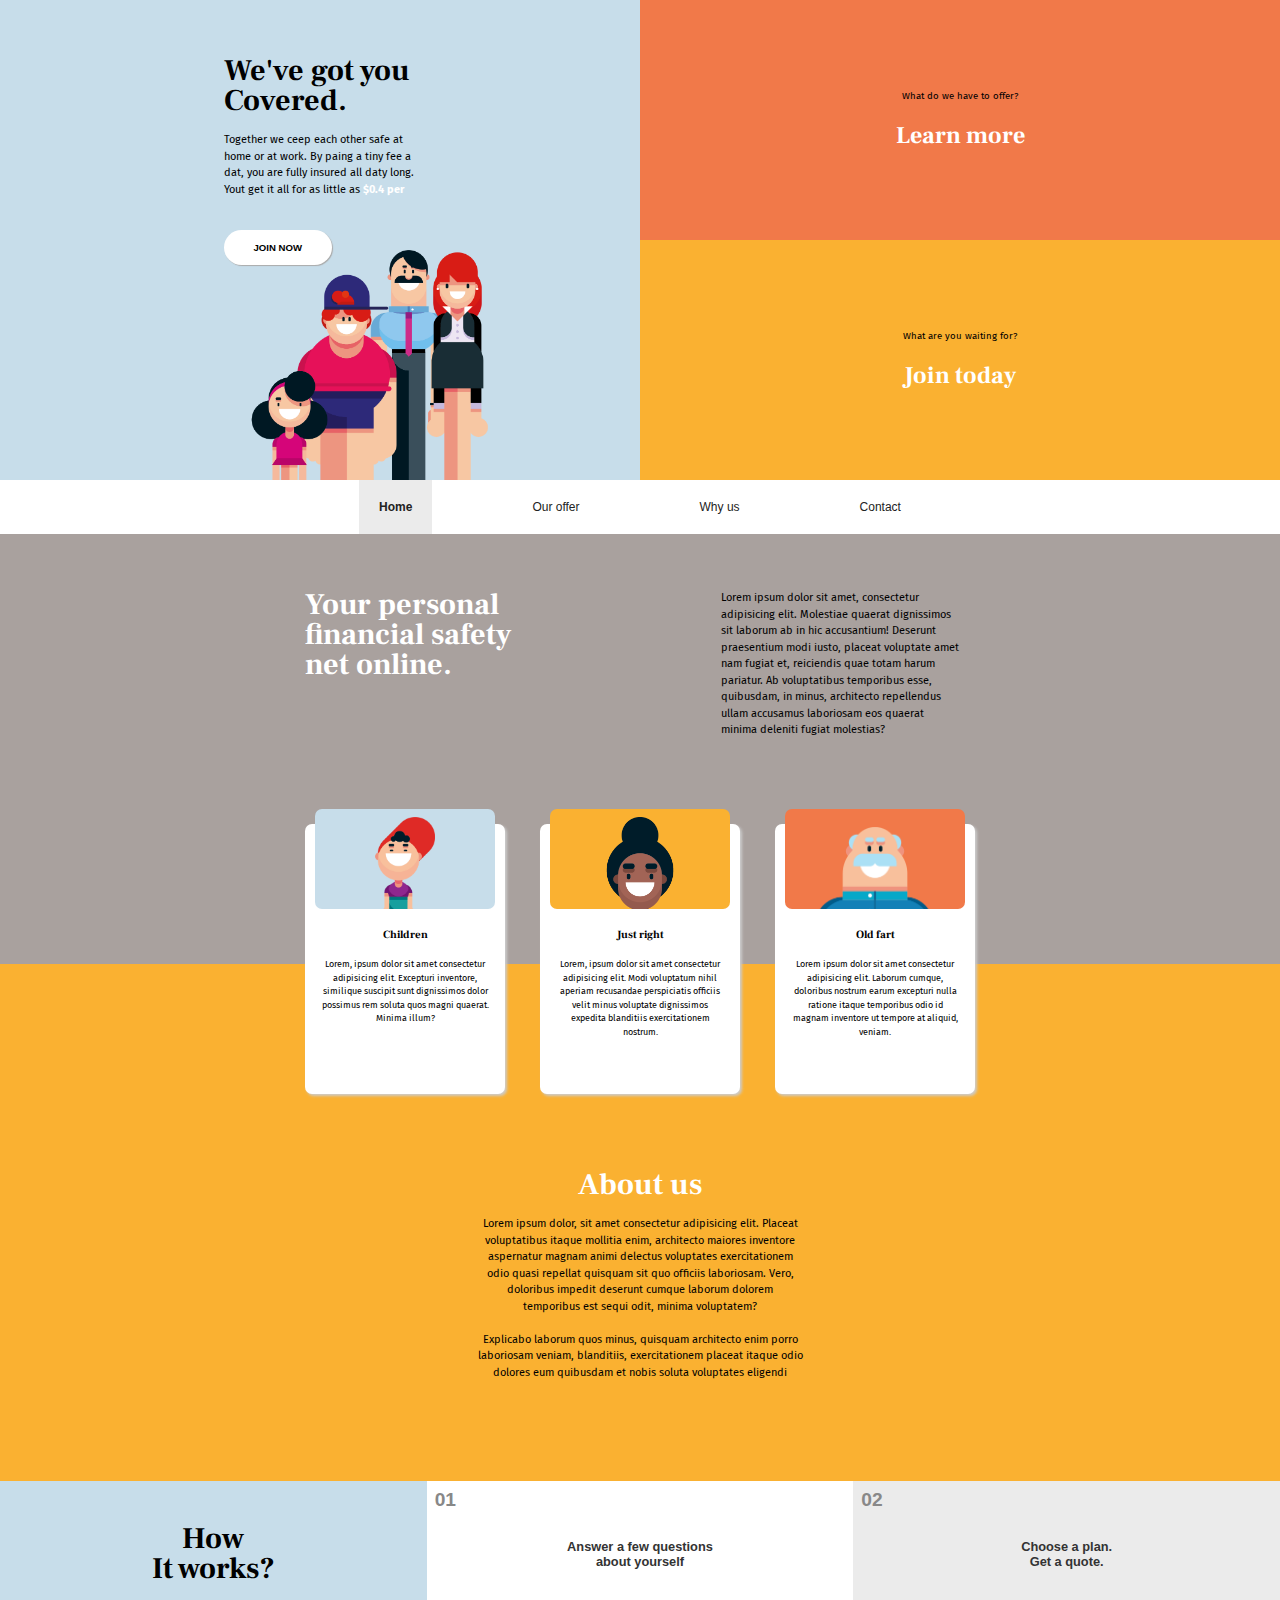
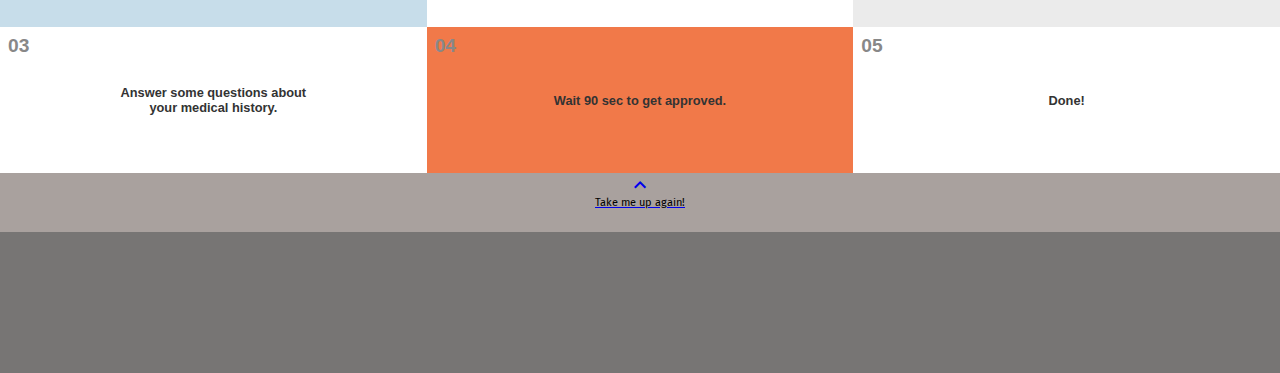
<file: index.html>
<!DOCTYPE html>
<html lang="en">
<head>
    <meta charset="UTF-8">
    <meta name="viewport" content="width=device-width, initial-scale=1.0">
    <title>Insurance Project</title>
    <link rel="stylesheet" href="https://fonts.googleapis.com/css2?family=Material+Symbols+Outlined:opsz,wght,FILL,GRAD@20..48,100..700,0..1,-50..200" />
    <link rel="preconnect" href="https://fonts.googleapis.com">
<link rel="preconnect" href="https://fonts.gstatic.com" crossorigin>
<link href="https://fonts.googleapis.com/css2?family=Fira+Sans&family=Frank+Ruhl+Libre:wght@800&display=swap" rel="stylesheet">
    <link rel="stylesheet" href="index.css">
</head>
<body>
    <header id="header">
        <div class="covered-container bg-blueish">
            <div class="covered-inner">
                <h1>We've got you<br> Covered.</h1>
                <p>
                    Together we ceep each other safe at home or at work. By paing a tiny fee a dat, you are fully insured all daty long. Yout get it all for as little as <span class="price">$0.4 per</span>
                </p>
                <button>JOIN NOW</button>
                <img src="img/family.png" alt="Family">
            </div>
        </div>
        <div class="box-squared box-offer bg-orangeish">
            <p>What do we have to offer?</p>
            <h2>Learn more</h2>
        </div>
        <div class="box-squared box-waiting bg-yellowish">
            <p>What are you waiting for?</p>
            <h2>Join today</h2>
        </div>
        <nav class="header-nav">
            <a href="#" class="target">Home</a>
            <a href="#">Our offer</a>
            <a href="#">Why us</a>
            <a href="contact.html">Contact</a>
        </nav>
    </header>

    <main>

        <section class="your-personal bg-brownish">
            <div class="your-personal-info">
                <h1>
                    Your personal<br> financial safety<br> net online.
                    <button style="display: none;">JOIN NOW</button>
                </h1>
                <div class="your-p">
                    <p>
                        Lorem ipsum dolor sit amet, consectetur adipisicing elit. Molestiae quaerat dignissimos sit laborum ab in hic accusantium! Deserunt praesentium modi iusto, placeat voluptate amet nam fugiat et, reiciendis quae totam harum pariatur. Ab voluptatibus temporibus esse, quibusdam, in minus, architecto repellendus ullam accusamus laboriosam eos quaerat minima deleniti fugiat molestias?
                    </p>
                </div>
            </div>

            <div class="card-collection">
                <div class="card">
                    <div class="img-box bg-blueish">
                        <img src="img/child.png" alt="">
                    </div>
                    <h3>Children</h3>
                    <p>Lorem, ipsum dolor sit amet consectetur adipisicing elit. Excepturi inventore, similique suscipit sunt dignissimos dolor possimus rem soluta quos magni quaerat. Minima illum?</p>
                </div>

                <div class="card">
                    <div class="img-box bg-yellowish">
                        <img class="woman" src="img/adult.png" alt="">
                    </div>
                    <h3>Just right</h3>
                    <p>Lorem, ipsum dolor sit amet consectetur adipisicing elit. Modi voluptatum nihil aperiam recusandae perspiciatis officiis velit minus voluptate dignissimos expedita blanditiis exercitationem nostrum.</p>
                </div>
                <div class="card">
                    <div class="img-box bg-orangeish">
                        <img class="old-man" src="img/old.png" alt="">
                    </div>
                    <h3>Old fart</h3>
                    <p>Lorem ipsum dolor sit amet consectetur adipisicing elit. Laborum cumque, doloribus nostrum earum excepturi nulla ratione itaque temporibus odio id magnam inventore ut tempore at aliquid, veniam.</p>
                </div>
            </div>
        </section>

        <section class="about-us-container bg-yellowish">
            <div class="about-us-inner">
                <h1>About us</h1>
                <p>
                    Lorem ipsum dolor, sit amet consectetur adipisicing elit. Placeat voluptatibus itaque mollitia enim, architecto maiores inventore aspernatur magnam animi delectus voluptates exercitationem odio quasi repellat quisquam sit quo officiis laboriosam. Vero, doloribus impedit deserunt cumque laborum dolorem temporibus est sequi odit, minima voluptatem? <br><br>Explicabo laborum quos minus, quisquam architecto enim porro laboriosam veniam, blanditiis, exercitationem placeat itaque odio dolores eum quibusdam et nobis soluta voluptates eligendi 
                </p>
            </div>
        </section>

        <section class="how-it-works">
            <div class="how-box bg-blueish">
                <h1>How<br> It works?</h1>
            </div>
            <div class="how-box">
                <span class="nbr">01</span>
                Answer a few questions<br>about yourself
            </div>
            <div class="how-box bg-lightgray">
                <span class="nbr">02</span>
                Choose a plan.<br>Get a quote.
            </div>
            <div class="how-box">
                <span class="nbr">03</span>
                Answer some questions about<br> your medical history.
            </div>
            <div class="how-box bg-orangeish">
                <span class="nbr">04</span>
                Wait 90 sec to get approved.
            </div>
            <div class="how-box">
                <span class="nbr">05</span>
                Done!
            </div>
        </section>
    </main>

    <footer class="footer bg-grayish">
        <div class="to-top bg-brownish">
            <a href="#header">
                <span class="material-symbols-outlined expand_less">expand_less</span>
                <p class="txt"> Take me up again!</p>
            </a>
        </div>
    </footer>
</body>
</html>
</file>
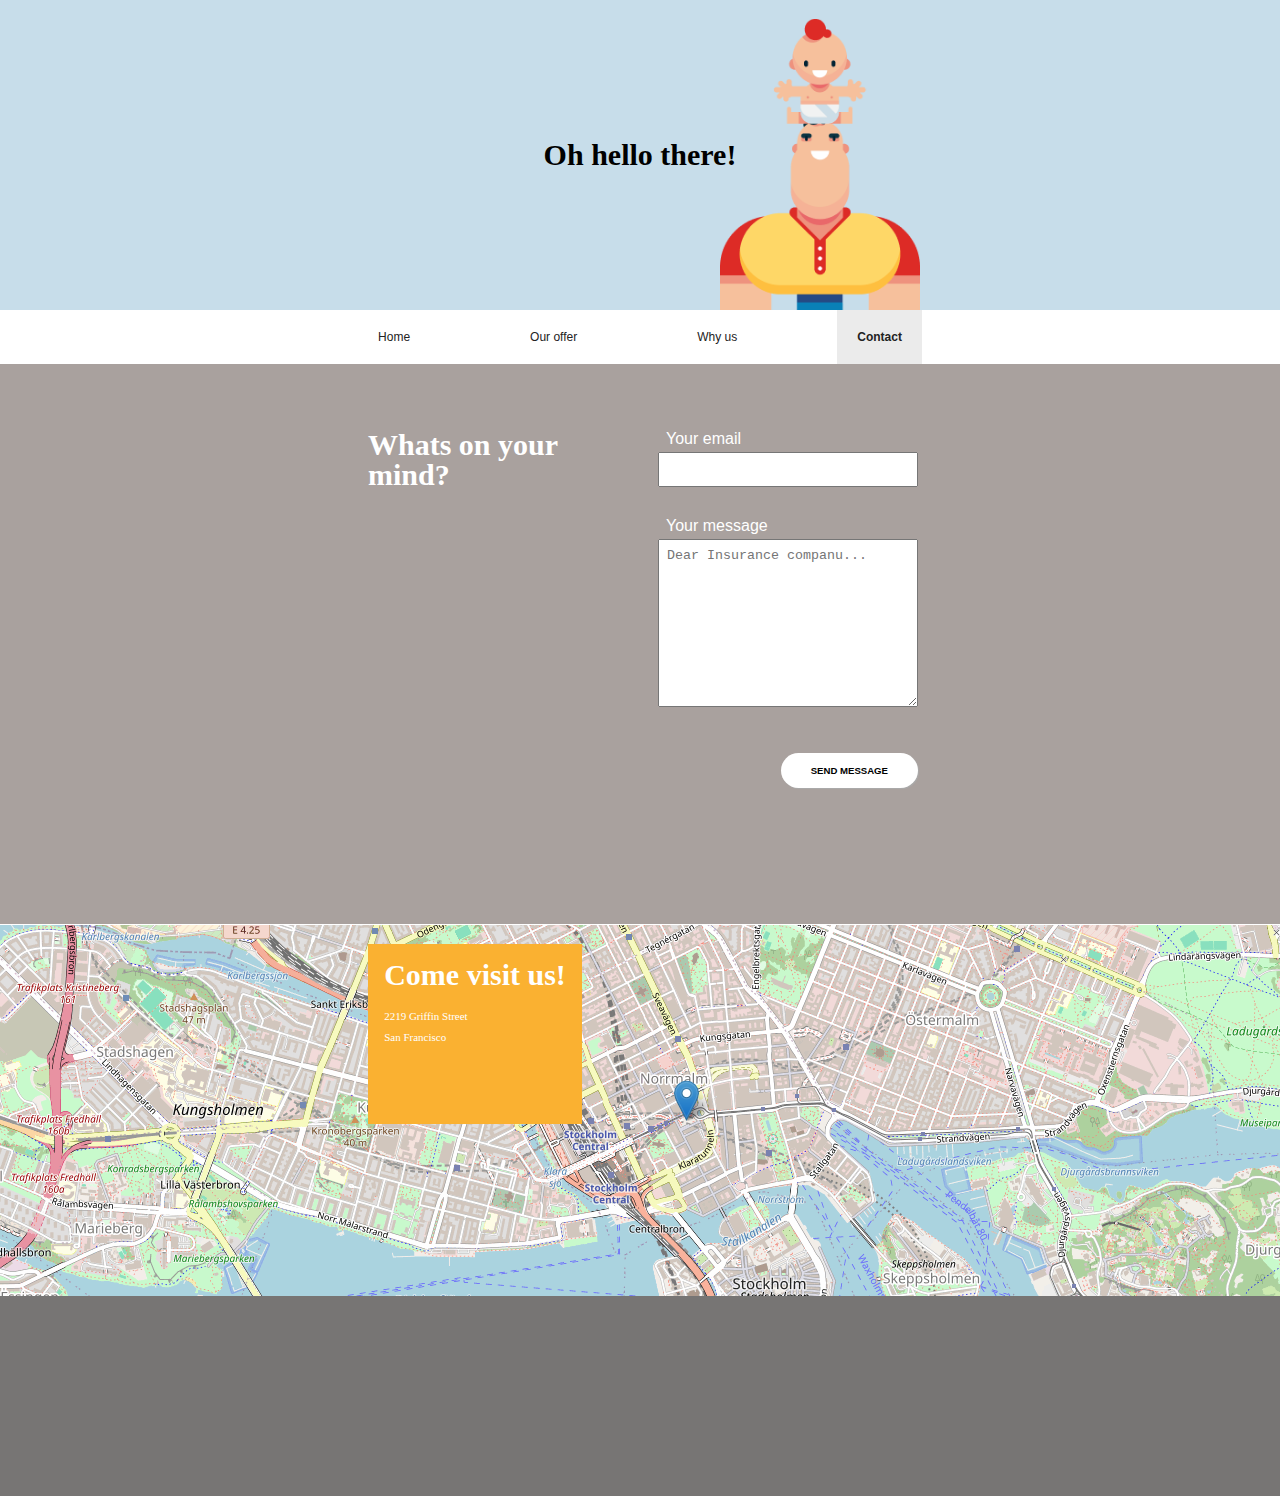
<file: contact.html>
<!DOCTYPE html>
<html lang="en">
<head>
    <meta charset="UTF-8">
    <meta name="viewport" content="width=device-width, initial-scale=1.0">
    <title>Contact</title>
    <link rel="stylesheet" href="index.css">
    <link rel="stylesheet" href="header.css">
</head>
<body>
    <header id="header" class=" contact bg-blueish">
        <div class="header-inner">
            <div class="content">
                <h1>Oh hello there!</h1>
                <img src="img/man-baby.png" alt="Man and baby">
            </div>
        </div>
        <nav class="header-nav">
            <a href="index.html">Home</a>
            <a href="#">Our offer</a>
            <a href="#">Why us</a>
            <a href="#" class="target bg-lightgray">Contact</a>
        </nav>
    </header>
    <main class=" bg-brownish">
        <section class="main-inner">
            <div class="main-header">
                <h1>Whats on your mind?</h1>
            </div>
            
            <div class="form-collection">
                <div class="form-row">
                    <label for="email">Your email</label>
                    <input type="text" id="email" name="email">
                </div>
                <div class="form-row">
                    <label for="message">Your message</label>
                    <textarea name="message" id="message" cols="30" rows="10" placeholder="Dear Insurance companu..."></textarea>
                </div>
                <button>SEND MESSAGE</button>
            </div>
        </section>
        <section class="main-map">
            <div class="box bg-yellowish">
                <h1>Come visit us!</h1>
                <p>
                    2219 Griffin Street
                </p>
                <p>
                    San Francisco
                </p>
            </div>
            <div class="img-container">
                <img src="img/map-stockholm_bw.png" class="our-map" alt="Map">
            </div>
        </section>

    </main>
    <footer class="footer bg-grayish">
    </footer>
    
</body>
</html>
</file>
<file: index.css>
* {
    margin: 0;
    box-sizing: border-box; }
body {

    font-size: 1rem;
    font-family: Verdana, Geneva, Tahoma, sans-serif;
}
#header {
    display: flex;
    flex-direction: column;
        display: none;
}

h1 {
    font-size: 40px;
    margin-top: 0;
    margin-bottom: 0;
    padding: 16px;
    line-height: 40px;
        color: white;
}

h2 {
    margin: 0;
    color: white;
}
h1, h2, h3 {
    font-family: 'Frank Ruhl Libre';

}

p {
    font-family: 'Fira Sans';
    /* margin-top: 50px; */
    padding-top: 0;
    padding: 16px;
    font-size: 75%;
    line-height: 150%;
        color: black;
}


 button {
    margin: 16px;
    padding: 12px 30px;
    background-color: white;
    border: 0;
    border-radius: 22px;
    box-shadow: 1px 1px 1px #aaa;
    font-size: 60%;
    font-weight: bold;
    width: max-content;
}

/*--- nav ---*/
.header-nav {
    display: flex;
    flex-direction: column;
    background-color: #fff;
        display: none;
}


.header-nav a {
    color: #222;
    text-decoration: none;
    padding: 20px;

    width: 50%;
    display: flex;
    justify-content: center;
    align-items: center;
}
nav a.target {
    font-weight: bold;
    background-color: #ebebeb;
}






/*--- header ---*/
#header {
    display: grid;
    grid-template-columns: 100%;
    grid-template-rows: 600px 250px 250px;
     /* display: none */
}



.covered-container {
    padding-top: 50px;
    position: relative;
    display: flex;
    flex-direction: column;
    align-items: center;
    justify-content: flex-end;
}
.covered-inner {
    max-width: 400px;
    display: flex;
    flex-direction: column;
    /* align-items: center; */
    /* background-color: #fff; */
}
.covered-container h1 {
    color: black
}

.covered-container .price {
    color: white;
    font-weight: bold;
}

.covered-container img {
    width: 270px;
    height: fit-content;
    align-self: flex-end;
    margin-right: 8px;
}

.box-squared {
    display: flex;
    flex-direction: column;
    justify-content: center;
    align-items: center;
}
.box-squared p {
    font-size: 60%;
}

#header p {
     margin: 0;
 }




 /*--- main ---*/
main {
    display: grid;
    grid-template-columns: auto;
    grid-template-rows: auto auto;
}

section.how-it-works {
    color: black;
    font-weight: bold;
    display: grid;
    grid-template-columns: auto;
    grid-template-rows: 1fr 1fr 1fr 1fr 1fr 1fr;
    /* background-color: #C7DDEA; */
        /* display: none; */
}

.how-box {
    height: 146px;
    color: #333;
    font-size: 90%;
    text-align: center;
    background-color: #fff;
    display: flex;
    justify-content: center;
    align-items: center;
    position: relative;
}
.how-box h1 {
    color: black;
}


.nbr {
    color: #888;
    font-size: 150%;
    font-weight: bold;
    position: absolute;
    left: 8px;
    top: 8px;
}

/*--- Your personal ---*/
section.your-personal {
    display: flex;
    flex-direction: column;
    align-items: center;
}

section.your-personal .your-personal-info {
    max-width: 400px;
    display: flex;
    flex-direction: column;
    justify-content: center;
}




section.your-personal .card-collection {
    padding: 50px 0;
    display: flex;
    flex-direction: column;
    justify-content: space-between;
    align-items: center;
    gap: 50px;
        /* background-color: #fdd; */
}

section.your-personal .card {
    width: 200px;
    height: 270px;
    display: flex;
    flex-direction: column;
    align-items: center;
    background-color: #fff;
    border-radius: 7px;
    box-shadow: 2px 2px 3px #ccc;
}

section.your-personal .card .img-box {
    width: 90%;
    height: 130px;
    margin-bottom: 18px;
    padding: 8px;
    margin-top: -15px;
    display: flex;
    justify-content: center;
    overflow: hidden;
    border-radius: 7px;
        /* background-color: #aaa; */
}

section.your-personal .card .img-box img {
    width: 80px;
    height: fit-content;
}

section.your-personal .card .img-box img.woman {
    width: 84px;
}


section.your-personal .card .img-box img.old-man {
    width: 120px;
    margin-top: 10px;
}

section.your-personal .card h3 {
    font-size: 13px;
}

section.your-personal .card p {
    font-size: 9px;
    text-align: center;
}


/*--- about us ---*/
.about-us-container  {
    /* height: 475px; */
    padding-block: 10px;
    padding: 30px 0 60px;
    text-align: center;
    display: flex;
    justify-content: center;
}

.about-us-container .about-us-inner {
    max-width: 400px;
}

.about-us-container p {
    padding-top: 0;
    padding-inline: 50px;
}

 /*--- footer ---*/
 footer {
    height: 200px;
        /* display: none; */
 }
 .to-top {
    padding-bottom: 20px;
    display: flex;
    flex-direction: column;
    align-items: center;
    display: none;
 }
 .to-top .txt {
    margin: 0;
    margin-top: -6px;
    padding: 0;
}


.bg-blueish { background-color: #C7DDEA; }
.bg-orangeish { background-color: #F17949; }
.bg-yellowish { background-color: #FAB131; }
.bg-brownish { background-color: #A9A19E; }
.bg-grayish { background-color: #777574; }
.bg-lightgray { background-color: #ebebeb; }




@media screen and (min-width: 700px) {
    h1 {
        font-size: 30px;
        line-height: 30px;
    }
    h3 { font-size:  11px;}
    p {
        font-size: 11px;
    }

    section.how-it-works {
        grid-template-columns: 1fr 1fr 1fr;
        grid-template-rows: 1fr 1fr;
    }
    .how-box {
        font-size: 80%;
    }

    #header {
        grid-template-columns: 1fr 1fr;
        grid-template-rows: 300px 300px;
            /* display: none; */
    }

    .covered-container {
        padding: 0;
        grid-row: 1 / 3;
        display: flex;
        flex-direction: column;
        align-items: center;

        justify-content: flex-start;
        position: relative;
        
    }
    .covered-container .covered-inner {
        /* padding: 30px 28px; */
        flex-grow: 1;
        padding-top: 40px;
        position: relative;
    }

    .covered-container p {
        max-width: 225px;
    }
    
    .covered-inner img {
        /* position: absolute;
        bottom: 0;
        right: -110px; */
        position: absolute;
        bottom: 0px;
        right: -65px;
        width: 240px;
    }

    #header {
        grid-template-columns: 1fr 1fr;
        grid-template-rows: 240px 240px auto;
        /* grid-template-rows: 270px 270px auto; */
        grid-template-areas: 
        "covered-container box-offer"
        "covered-container box-waiting"
        "header-nav header-nav";
    }
    #header .header-nav {

    }

    #header .header-nav a {
        width: auto;
    }
   
    #header p {
        padding-top: 0;
    }

    .box-offer { grid-area: box-offer; }
    .box-waiting { grid-area:  box-waiting; }
    .header-nav {
        grid-area: header-nav;
        /* padding-block: 20px; */
        font-size: 12px;
        display: flex;
        flex-direction: row;
        justify-content: center;
        column-gap: 80px;
    }


    /*--- your-personal ---*/
    section.your-personal {
        height: 430px;
        padding: 40px;
        display: flex;
        justify-content: flex-start;
        position: relative;
    }

    section.your-personal .your-personal-info {
        width: 100%;
        flex-direction: row;
        width: 100%;
        max-width: 670px;
    }

    section.your-personal h1 {
        display: flex;
        flex: 0 0 50%;
        justify-content: flex-start;
        padding-inline: 0;
    }
    section.your-personal .your-personal-info .your-p {
        display: flex;
        flex: 0 0 50%;
        justify-content: center;
        justify-content: flex-end;
    }
    section.your-personal .your-personal-info p {
        max-width: 270px;
    }

    section.your-personal .card-collection {
        top: 200px;
        
        position: absolute;

    }
    

    section.your-personal .card-collection {
        flex-direction: row;
        gap: 20px;
        top: 240px;

        width: 100%;
        max-width: 670px;
        justify-content: space-between;
        
    }
    section.your-personal .card-collection .card {
        width: 200px;
    }
    section.your-personal .card .img-box {
        height: 100px;
        
    }
    section.your-personal .card .img-box img {
        width: 60px;
    }


    section.your-personal .card h3 {
        font-size: 11px;
    }

    .about-us-container {
        padding-top: 190px;
        padding-bottom: 100px;
        display: flex;
        flex-direction: column;
        align-items: center;
    }

    .about-us-container p {
        width: 325px;
        padding: 0;
    }
    footer .to-top {
        display: flex;
    }
    footer .to-top a {
        text-align: center;
    }
}
</file>
<file: header.css>
#header {
    grid-template-rows: 310px 130px;
}

#header .header-inner {
    max-width: unset;
    display: flex;
    justify-content: center;
    align-items: center;
    position: relative;
}

#header .header-inner .content {
    width: 100%;
    height: 100%;
    max-width: 360px;
    position: relative;
    display: flex;
    align-items: center;
}

#header .header-inner h1 {
    max-width: 270px;
    color: black;
}
#header .header-inner  img {
    width: 200px;
    position: absolute;
    right: 10px;
    bottom: 0;
}

#header .header-inner h1 {
    width: 185px;
}


/* nav */
#header .header-nav{
    display: flex;
}

#header .header-nav {
    flex-direction: row;
    flex-flow: wrap;
}

#header .header-nav a {
    width: 50%;
    display: flex;
    justify-content: center;
    align-items: center;
}


/* main */
main {
    display: block;
    
}
main .main-inner {
    display: flex;
    flex-direction: column;
    align-items: center;
    row-gap: 20px;
    padding-top: 10px;
    padding-bottom: 120px;
}

main .main-inner .main-header h1 {
    margin-inline: auto;
    width: 400px;
}


/* form */

main .main-inner .form-collection {
    display: flex;
    flex-direction: column;
    row-gap: 30px;
    width: 100%;
    max-width: 400px;
    padding-inline: 10px;
    color: white;
        /* background-color: green; */
}

main .main-inner .form-collection .form-row {
    display: flex;
    flex-direction: column;
}

main .main-inner .form-collection .form-row label {
    padding-bottom: 4px;
    padding-left: 8px;
}

main .main-inner .form-collection .form-row input,
main .main-inner .form-collection .form-row textarea {
    padding: 8px;
}



main .main-inner .form-collection button {
    align-self: flex-end;
    margin-right: 0;
}

main .main-map {
    display: flex;
    flex-direction: column;
    align-items: center;
    position: relative;
    background-color: orange;
}

main .main-map .img-container {
    width: 100%;

    position: relative;
    background-color: red;

    overflow: hidden;
    display: flex;
    justify-content: center;
    align-items: center;
    height: 372px;
    border-top: 1px solid #fff;
}

main .main-map .our-map {
    background-color: white;
    background-size: cover;
}

main .main-map .box {
    width: max-content;
    height: 180px;
    position: absolute;
    margin-top: -90px;
    z-index: 1;
}
main .main-map .box p {
    color: white;
    padding-block: 2px;
}

.footer {
    display: none;
}


@media screen and (min-width: 700px) {

    #header {
        grid-template-columns: 1fr;
        grid-template-rows: 310px 0px;
    }

    #header .header-inner .content {
        justify-content: center;
    }

    #header .covered-inner {
        grid-template-rows: 310px 0px;
        justify-content: center;
    }
    #header .header-inner .content h1 {
        width: max-content;
    }

    #header .header-inner img {
        right: -100px;
    }


    #header .header-nav {
        /* flex-wrap: nowrap; */
        font-size: 12px;
        display: flex;
        flex-direction: row;
        justify-content: center;
        column-gap: 80px;
    }
    
    #header .header-nav a {
        width: auto;
    }


    main {
        display: flex;
        flex-direction: column;
        align-items: center;
    }

    main .main-inner {
        display: grid;
        grid-template-columns: repeat(2, 280px);
        grid-template-rows: 1fr;
        align-items: flex-start;
        column-gap: 16px;
        padding-top: 50px;
    }

    main .main-inner .main-header h1 {
        width: 300px;
    }

    main .main-inner .form-collection {
        padding-top: 16px;
    }

    main .main-map {
        max-width: 100%;
        height: 372px;
    }

    main .main-map .box {
        margin: 0;
        /* left: 40px; */
        top: 20px;
        margin-left: -330px;
    }

    .footer {
        display: block;
    }

}
</file>
